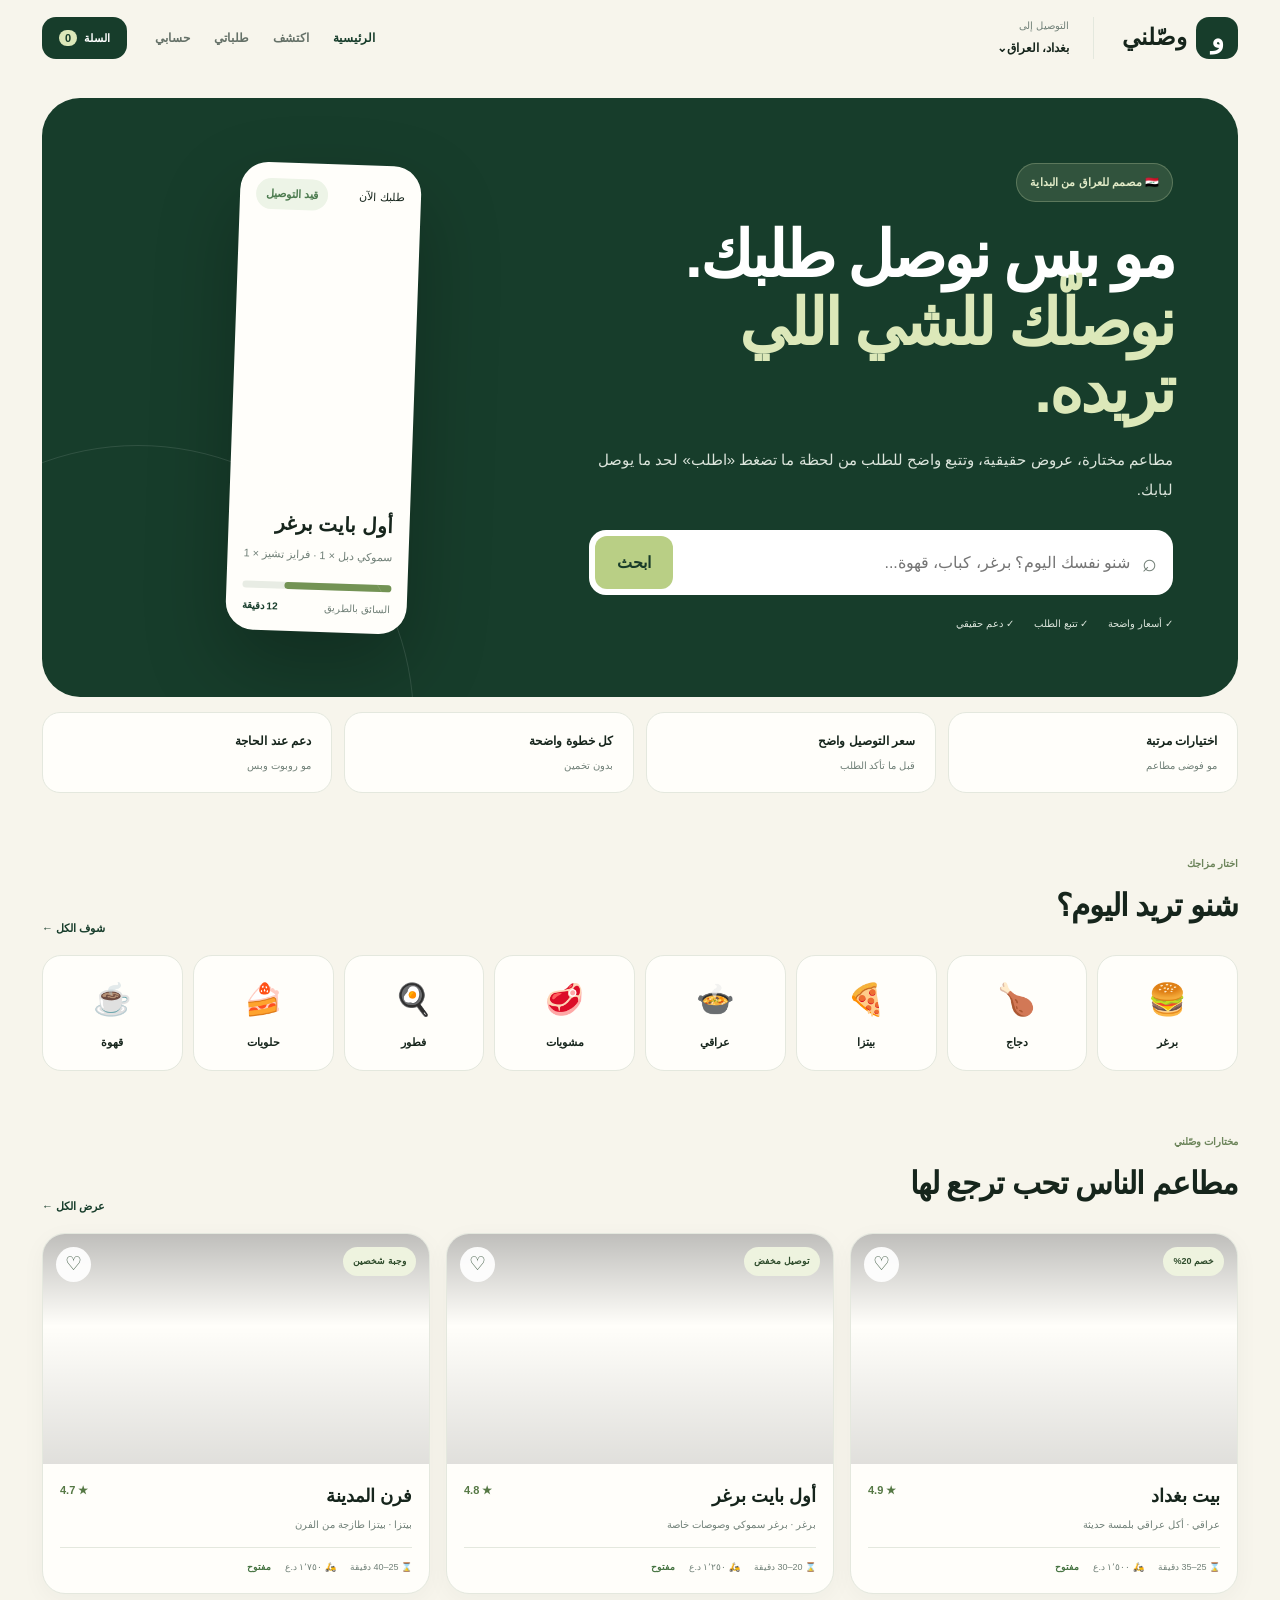
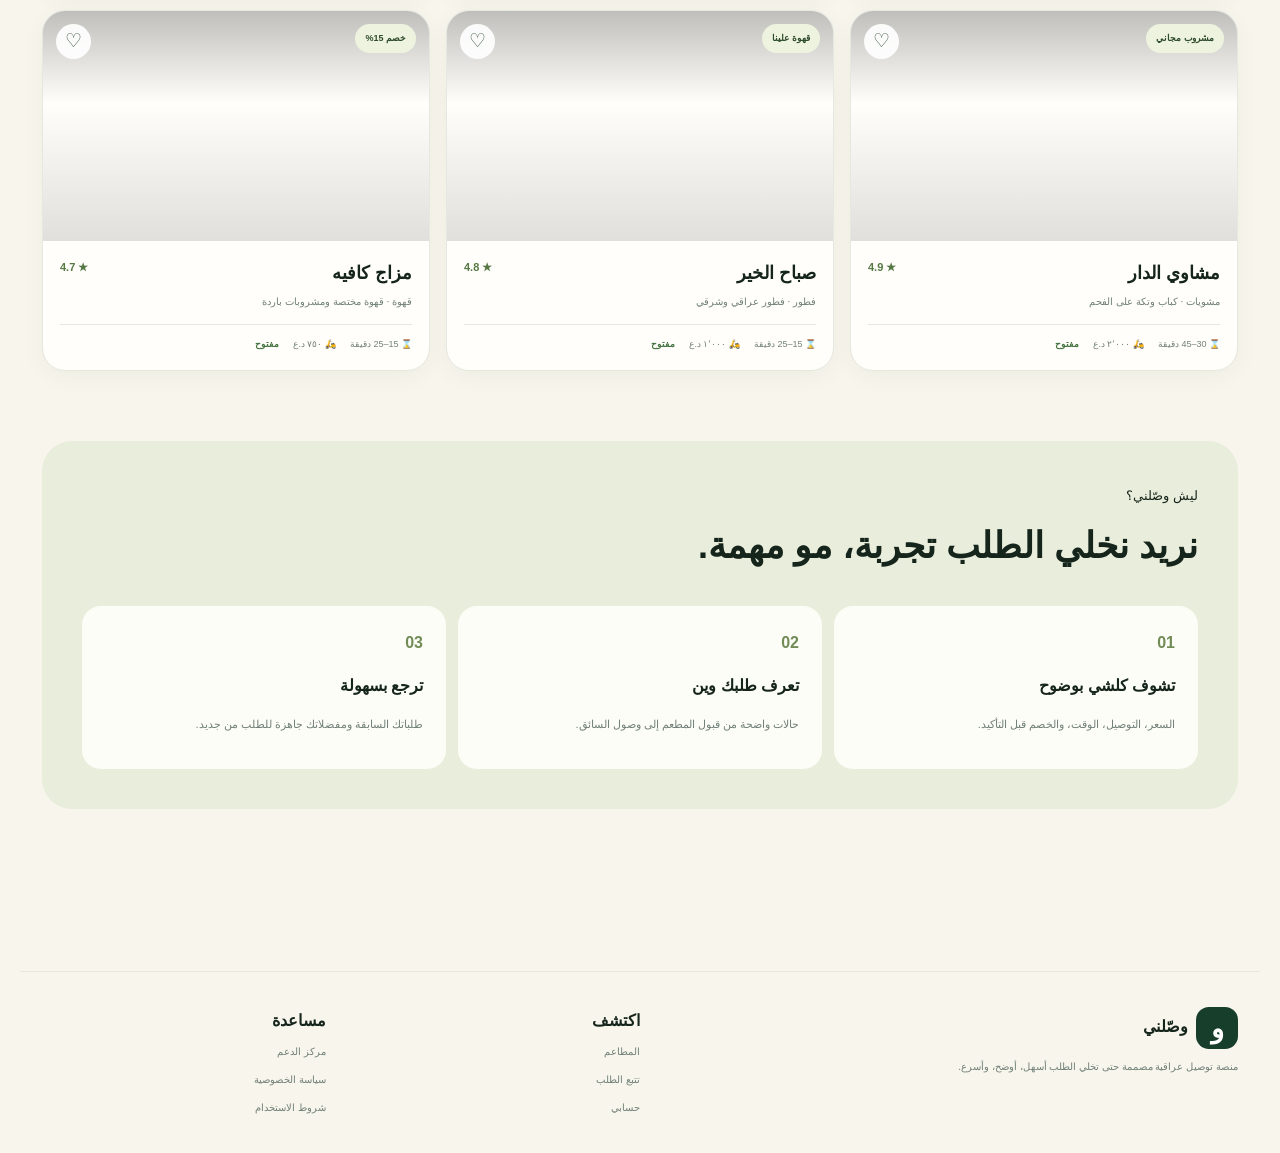
<file: index.html>
<!doctype html><html lang="ar" dir="rtl"><head><meta charset="utf-8"><meta name="viewport" content="width=device-width,initial-scale=1"><meta name="theme-color" content="#183b2a"><title>وصّلني — طلبك على مزاجك</title><link rel="stylesheet" href="../style.css"><link rel="icon" href="../icon.svg"></head><body data-page="home"><div id="app"></div><script src="../app.js"></script></body></html>
</file>
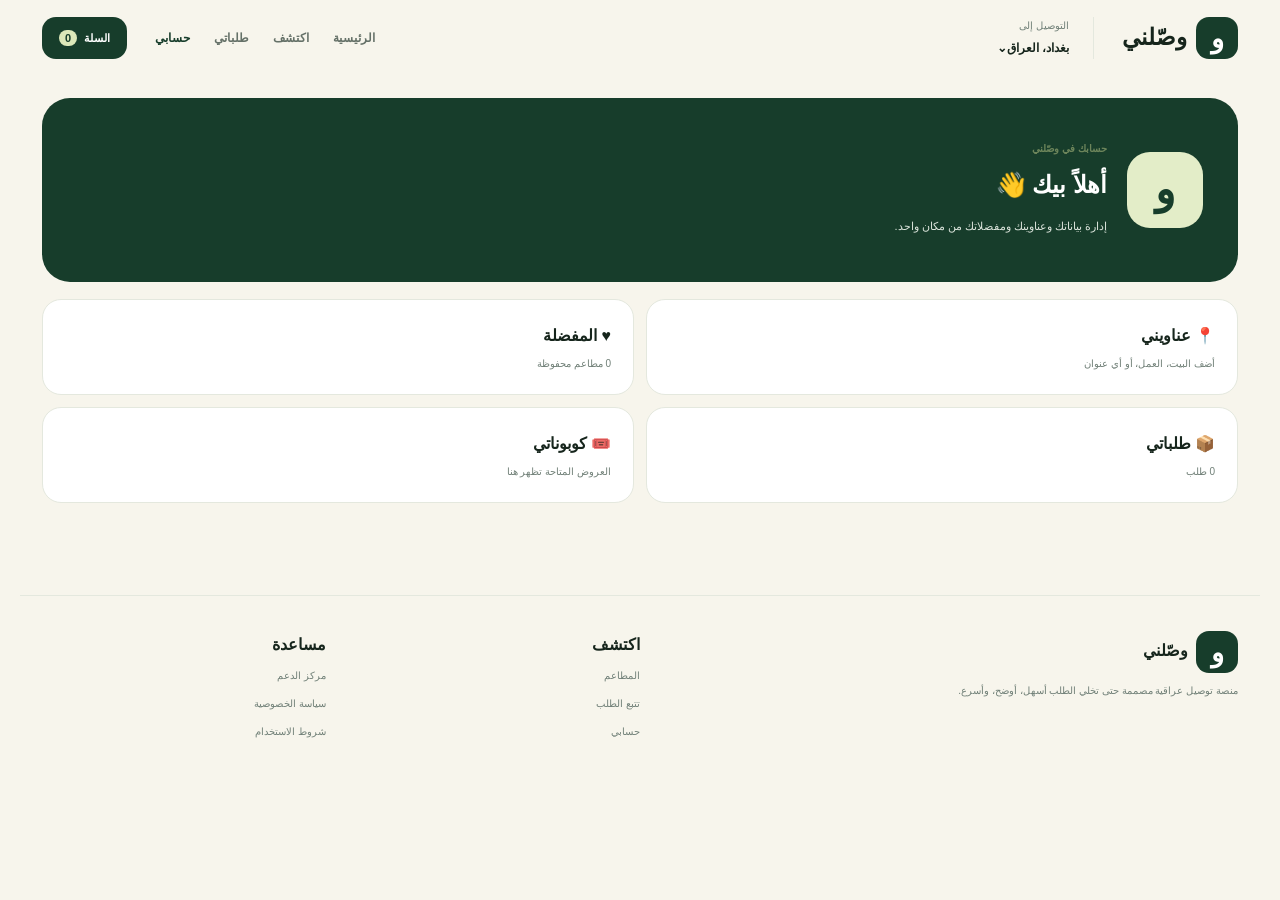
<file: account.html>
<!doctype html><html lang="ar" dir="rtl"><head><meta charset="utf-8"><meta name="viewport" content="width=device-width,initial-scale=1"><title>حسابي — وصّلني</title><link rel="stylesheet" href="../style.css"></head><body data-page="account"><div id="app"></div><script src="../app.js"></script></body></html>
</file>
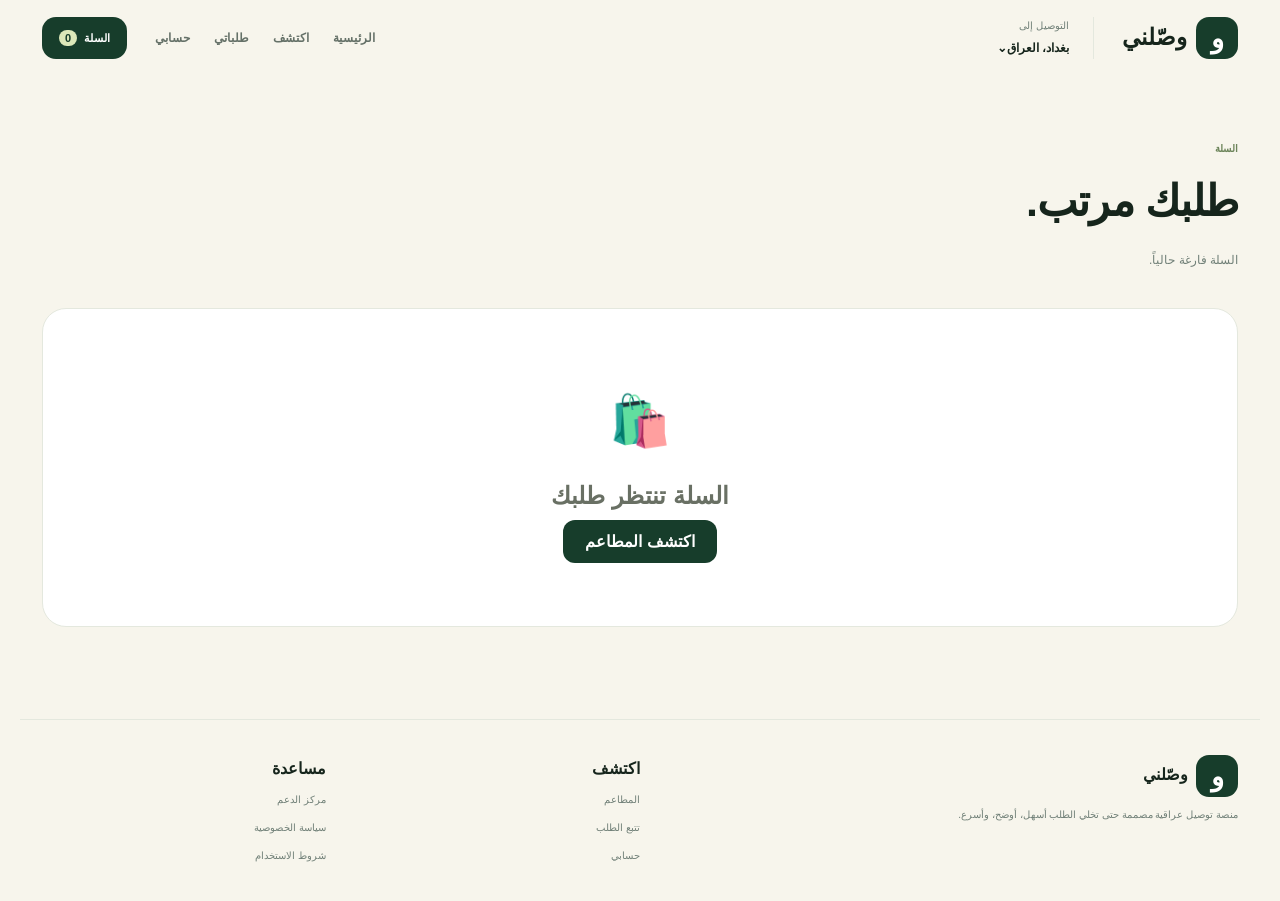
<file: cart.html>
<!doctype html><html lang="ar" dir="rtl"><head><meta charset="utf-8"><meta name="viewport" content="width=device-width,initial-scale=1"><title>السلة — وصّلني</title><link rel="stylesheet" href="../style.css"></head><body data-page="cart"><div id="app"></div><script src="../app.js"></script></body></html>
</file>
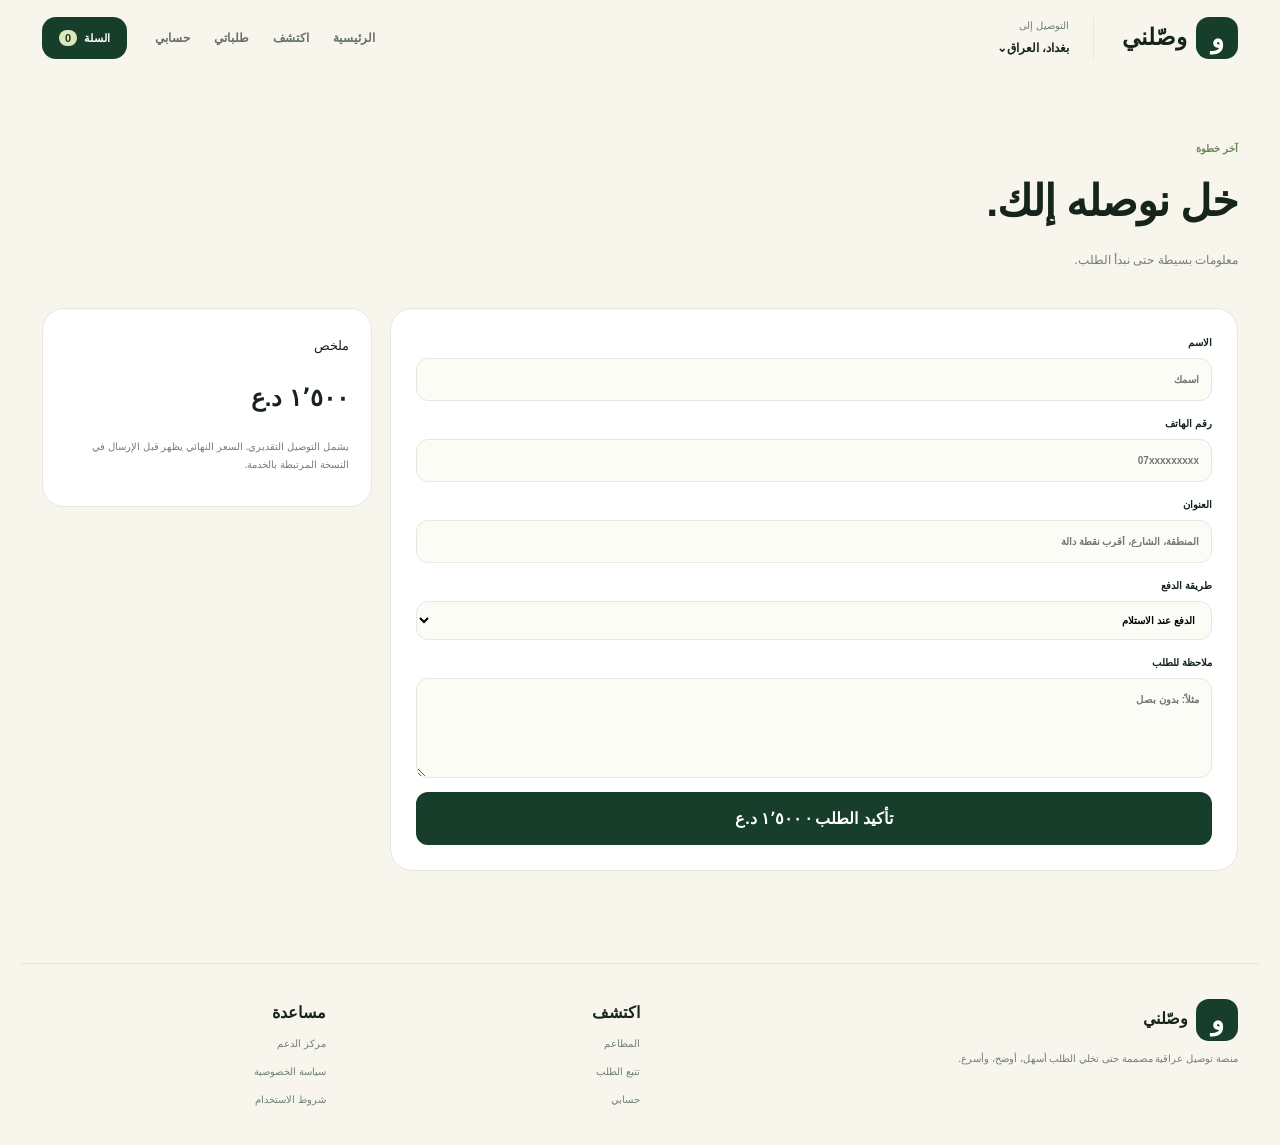
<file: checkout.html>
<!doctype html><html lang="ar" dir="rtl"><head><meta charset="utf-8"><meta name="viewport" content="width=device-width,initial-scale=1"><title>إتمام الطلب — وصّلني</title><link rel="stylesheet" href="../style.css"></head><body data-page="checkout"><div id="app"></div><script src="../app.js"></script></body></html>
</file>
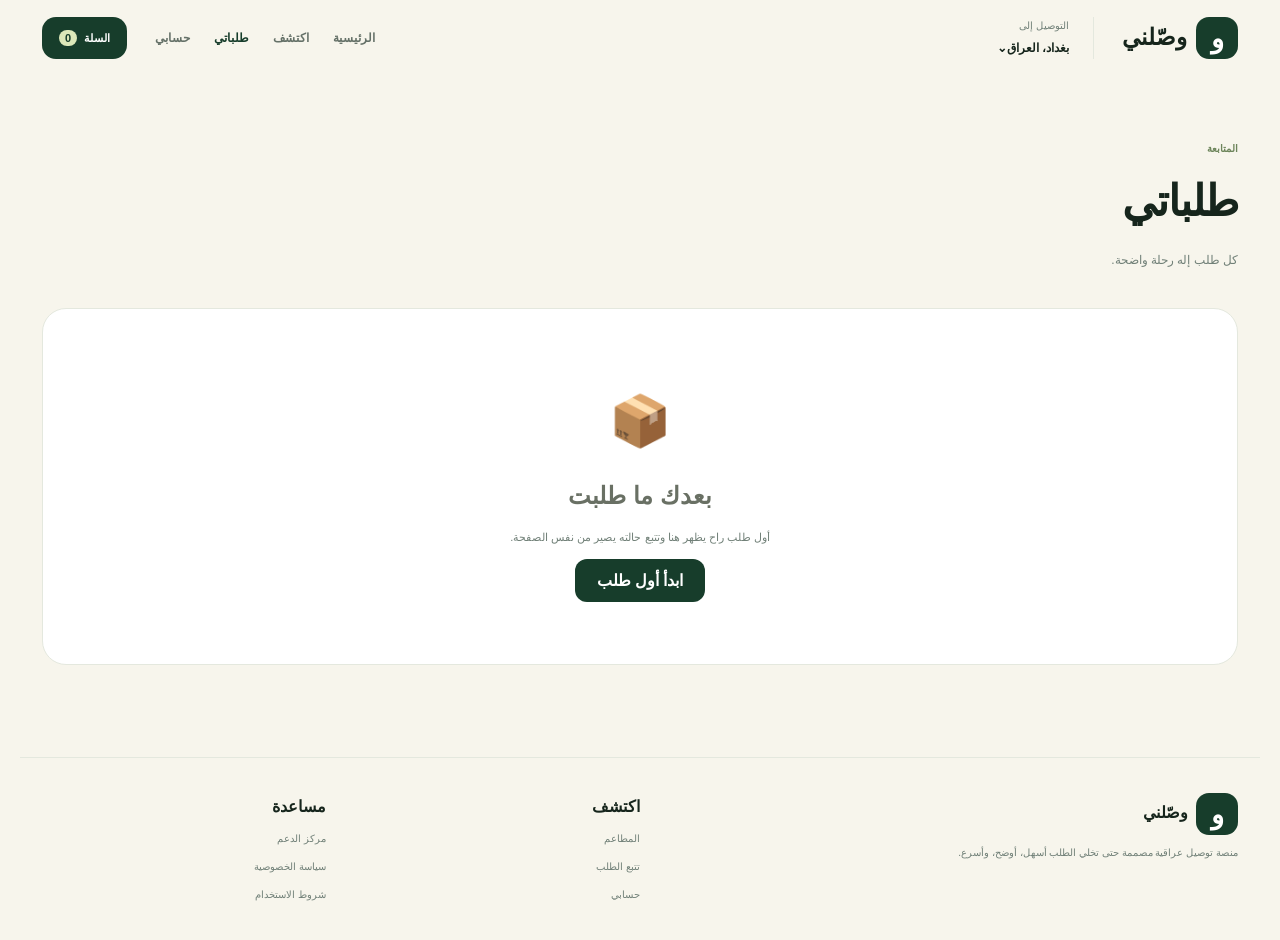
<file: orders.html>
<!doctype html><html lang="ar" dir="rtl"><head><meta charset="utf-8"><meta name="viewport" content="width=device-width,initial-scale=1"><title>طلباتي — وصّلني</title><link rel="stylesheet" href="../style.css"></head><body data-page="orders"><div id="app"></div><script src="../app.js"></script></body></html>
</file>
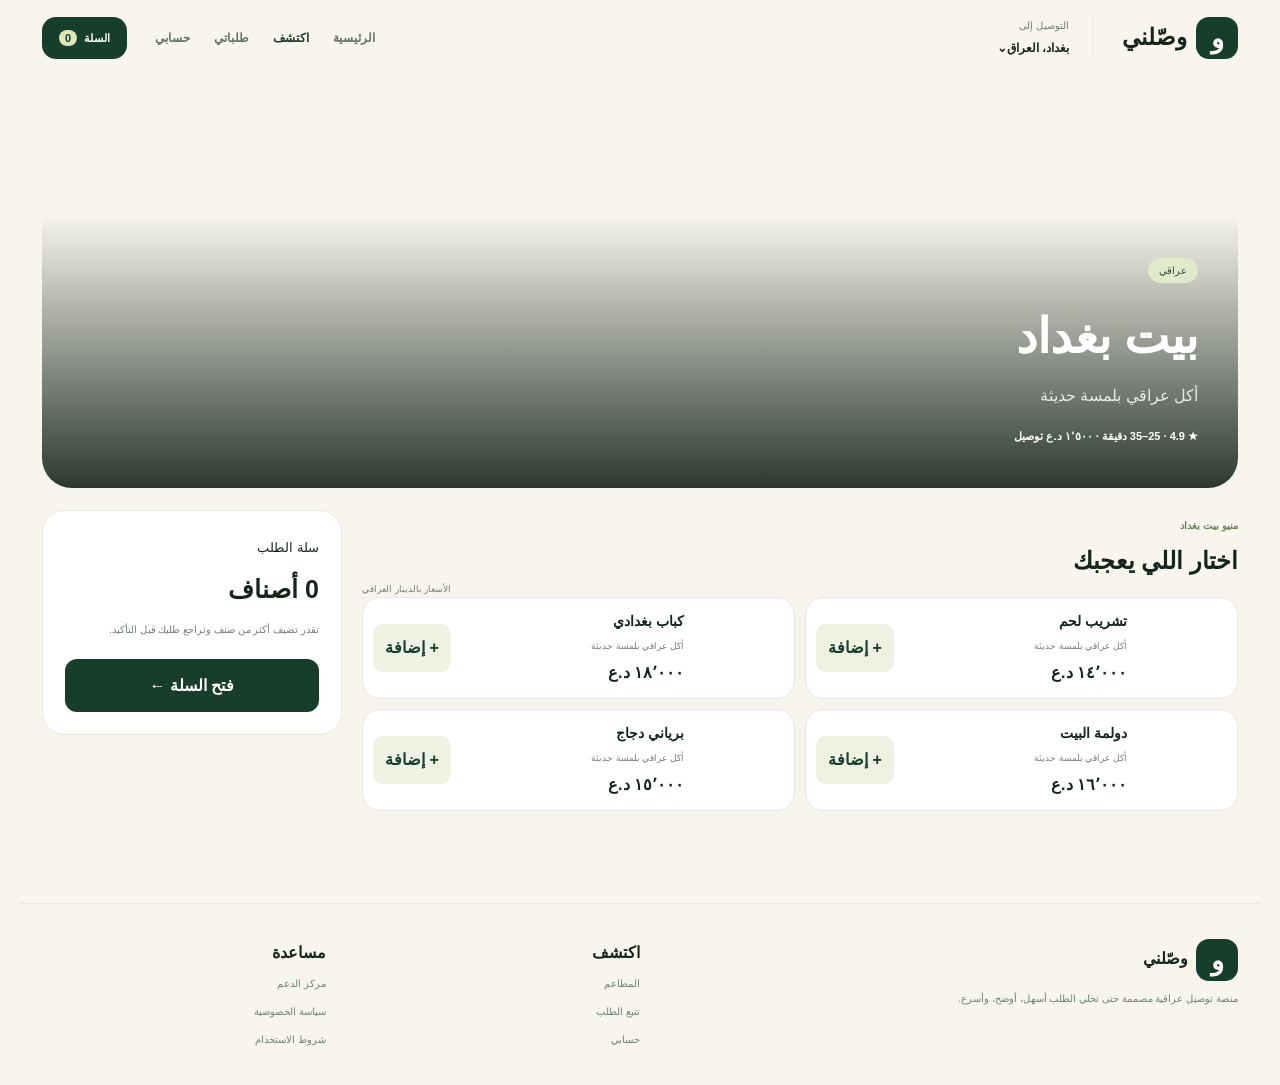
<file: restaurant.html>
<!doctype html><html lang="ar" dir="rtl"><head><meta charset="utf-8"><meta name="viewport" content="width=device-width,initial-scale=1"><title>المطعم — وصّلني</title><link rel="stylesheet" href="../style.css"></head><body data-page="restaurant"><div id="app"></div><script src="../app.js"></script></body></html>
</file>
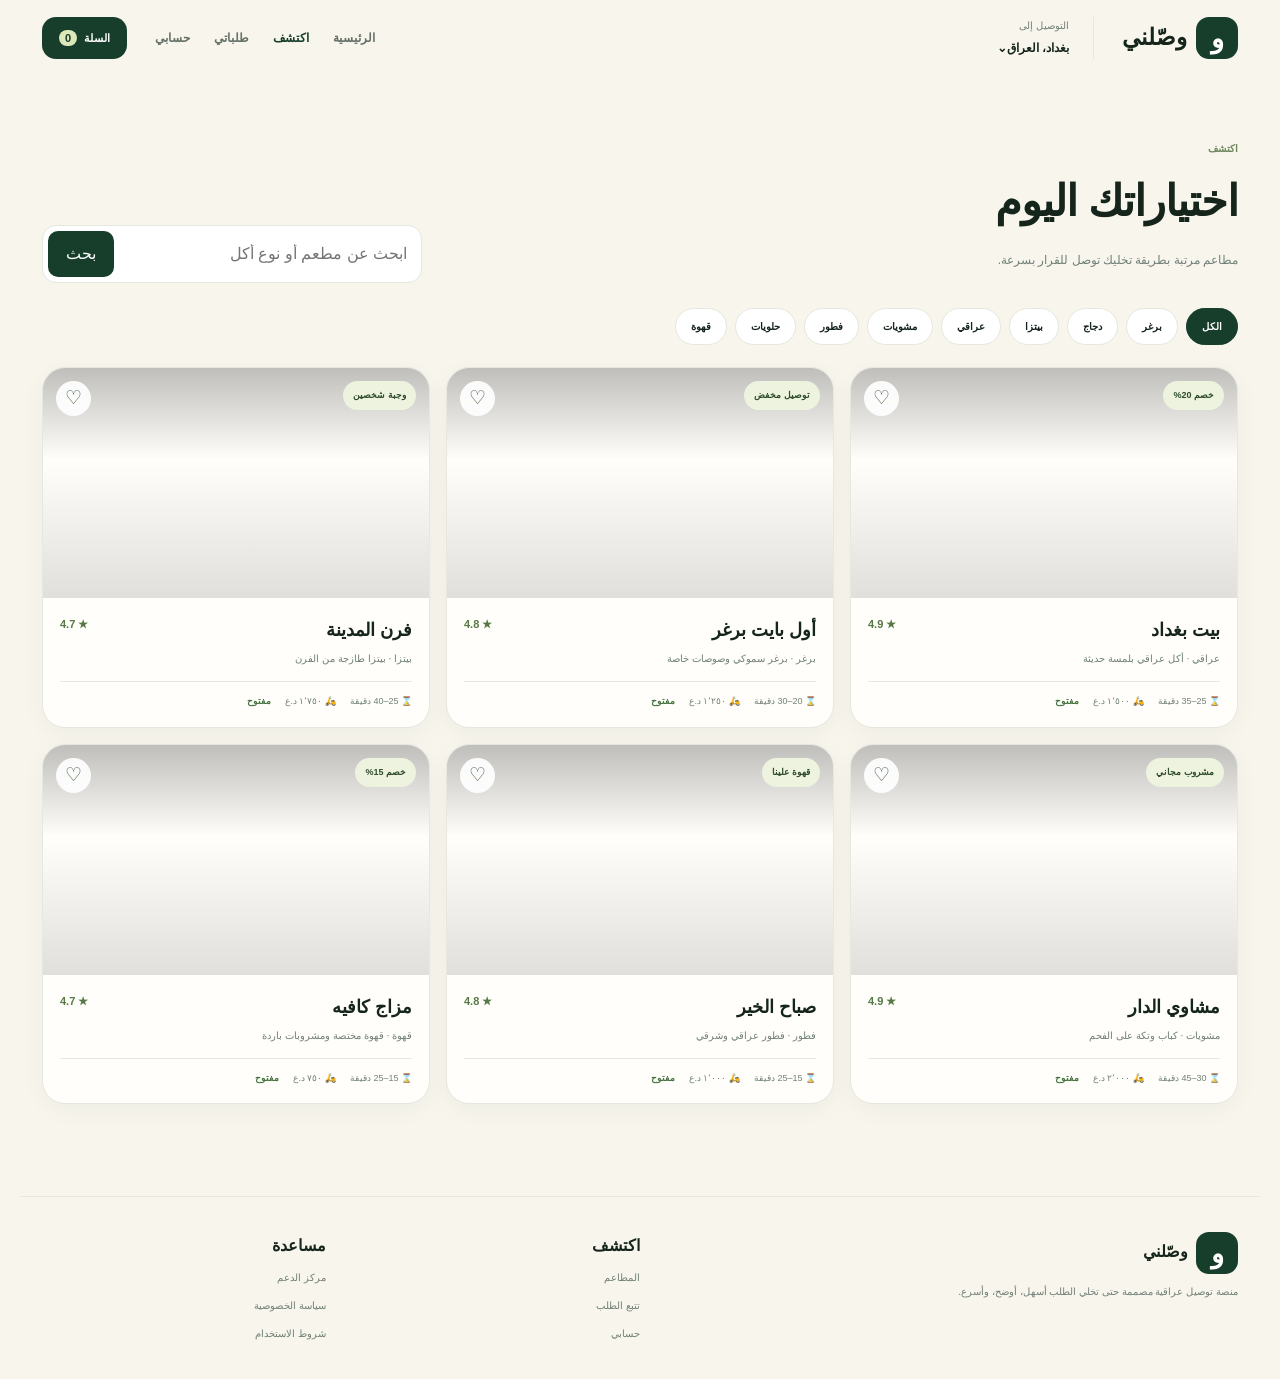
<file: restaurants.html>
<!doctype html><html lang="ar" dir="rtl"><head><meta charset="utf-8"><meta name="viewport" content="width=device-width,initial-scale=1"><title>اكتشف المطاعم — وصّلني</title><link rel="stylesheet" href="../style.css"></head><body data-page="restaurants"><div id="app"></div><script src="../app.js"></script></body></html>
</file>
<file: style.css>
@import url('https://fonts.googleapis.com/css2?family=Cairo:wght@400;500;600;700;800;900&display=swap');
:root{--bg:#fbf7f2;--surface:#fff;--surface2:#f4eee8;--ink:#171525;--muted:#6f6a78;--line:#e9e0d8;--brand:#24204b;--brand2:#3a3474;--accent:#ff6b4a;--accent2:#ff9a62;--gold:#d89422;--success:#1d8a67;--danger:#d64545;--shadow:0 16px 45px rgba(36,32,75,.09);--shadow-lg:0 28px 80px rgba(36,32,75,.16);--r:24px}*{box-sizing:border-box}html{scroll-behavior:smooth}body{margin:0;background:var(--bg);color:var(--ink);font-family:Cairo,Tahoma,Arial,sans-serif;line-height:1.7}a{text-decoration:none;color:inherit}button,input,textarea,select{font:inherit}button{cursor:pointer}.shell{min-height:100vh}.nav{position:sticky;top:0;z-index:80;display:flex;align-items:center;gap:18px;padding:12px max(16px,calc((100vw - 1320px)/2));background:rgba(251,247,242,.9);backdrop-filter:blur(20px);border-bottom:1px solid rgba(36,32,75,.07)}.logo{display:flex;align-items:center;gap:10px;white-space:nowrap}.logo-mark{width:44px;height:44px;border-radius:15px;background:linear-gradient(145deg,var(--brand),#514b91);display:grid;place-items:center;color:#fff;font-weight:900;box-shadow:0 10px 24px rgba(36,32,75,.2)}.logo span{font-size:23px;font-weight:900;letter-spacing:-1px}.location-pill{display:flex;align-items:center;gap:8px;padding:7px 11px;background:#fff;border:1px solid var(--line);border-radius:15px;min-width:180px}.location-dot{width:29px;height:29px;border-radius:10px;background:#fff0eb;color:var(--accent);display:grid;place-items:center}.location-pill small{display:block;font-size:9px;color:var(--muted);line-height:1}.location-pill b{font-size:12px}.navlinks{display:flex;align-items:center;gap:3px;flex:1;justify-content:center}.navlinks a{padding:9px 12px;border-radius:12px;color:var(--muted);font-size:13px;font-weight:800}.navlinks a:hover,.navlinks a.active{color:var(--brand);background:#eeecf8}.nav-actions{display:flex;gap:7px}.iconbtn,.profile-mini{width:43px;height:43px;border:1px solid var(--line);background:#fff;color:var(--ink);border-radius:14px;display:grid;place-items:center;position:relative}.cart-icon i,.bottom-cart i{position:absolute;top:-4px;right:-4px;min-width:18px;height:18px;padding:0 4px;border-radius:999px;background:var(--accent);color:#fff;font-size:10px;display:grid;place-items:center;font-style:normal}.container{width:min(1320px,calc(100% - 30px));margin:auto;padding:28px 0 95px}.home-hero{position:relative;overflow:hidden;min-height:585px;border-radius:38px;background:linear-gradient(125deg,#211d46 0%,#302b60 54%,#ff6b4a 155%);color:#fff;display:grid;grid-template-columns:1.05fr .95fr;gap:25px;padding:62px 62px;box-shadow:var(--shadow-lg)}.home-hero:before{content:"";position:absolute;inset:0;background:radial-gradient(circle at 75% 25%,rgba(255,154,98,.28),transparent 32%),radial-gradient(circle at 5% 90%,rgba(255,255,255,.07),transparent 25%)}.hero-copy{position:relative;z-index:2;align-self:center}.hero-badge,.section-kicker,.eyebrow{display:inline-flex;align-items:center;gap:7px;font-size:12px;font-weight:900;letter-spacing:.1px}.hero-badge{padding:8px 12px;border:1px solid rgba(255,255,255,.18);background:rgba(255,255,255,.1);border-radius:999px}.home-hero h1{font-size:clamp(43px,6vw,78px);line-height:1.08;letter-spacing:-3.5px;margin:20px 0 15px}.home-hero h1 em{font-style:normal;color:#ffb18f}.home-hero p{max-width:660px;color:rgba(255,255,255,.8);font-size:17px;margin:0;line-height:2}.home-search{display:flex;gap:9px;max-width:690px;margin-top:27px;padding:7px;background:#fff;border-radius:18px;box-shadow:0 16px 40px rgba(0,0,0,.16)}.home-search span{color:#918b98;font-size:22px;padding:0 7px}.home-search input{border:0;outline:0;min-width:0;flex:1;color:var(--ink);background:#fff}.home-search button{border:0;border-radius:13px;padding:12px 17px;background:var(--accent);color:#fff;font-weight:900}.hero-points{display:flex;gap:17px;flex-wrap:wrap;margin-top:22px;color:rgba(255,255,255,.83);font-size:12px}.hero-points b{color:#fff}.hero-scene{position:relative;min-height:440px}.scene-orbit{position:absolute;border-radius:50%;border:1px solid rgba(255,255,255,.14)}.orbit1{width:390px;height:390px;right:20px;top:25px}.orbit2{width:290px;height:290px;right:70px;top:75px;border-style:dashed}.delivery-card{position:absolute;right:75px;top:82px;width:300px;height:345px;border-radius:34px;background:linear-gradient(145deg,#fff8f4,#fff);box-shadow:0 35px 80px rgba(0,0,0,.28);color:var(--ink);padding:20px;transform:rotate(4deg)}.bag-top{display:flex;justify-content:space-between;font-weight:900;color:var(--brand)}.bag-top:after{content:'● ● ●';letter-spacing:4px;color:#ddd}.bag-art{height:225px;border-radius:27px;margin-top:15px;background:radial-gradient(circle at 30% 25%,#ffd6c5 0 12%,transparent 13%),linear-gradient(135deg,#ff8d68,#ff5e48);display:grid;place-items:center;font-size:105px;box-shadow:inset 0 0 0 7px rgba(255,255,255,.25)}.bag-bottom{margin-top:13px;display:flex;justify-content:space-between;align-items:end}.bag-bottom small{display:block;color:var(--muted)}.bag-bottom b{font-size:16px}.scene-chip{position:absolute;background:rgba(255,255,255,.96);color:var(--ink);padding:11px 14px;border-radius:17px;box-shadow:0 18px 45px rgba(0,0,0,.18);font-size:12px}.scene-chip small{display:block;color:var(--muted);font-size:10px}.chip-rating{top:40px;left:0}.chip-live{bottom:50px;right:0;display:flex;align-items:center;gap:9px}.chip-live i{width:9px;height:9px;background:#27b77e;border-radius:50%;box-shadow:0 0 0 6px #27b77e20}.quick-strip{display:grid;grid-template-columns:repeat(3,1fr);gap:13px;margin-top:16px}.quick-strip a{background:#fff;border:1px solid var(--line);border-radius:20px;padding:15px;display:flex;align-items:center;gap:12px;box-shadow:0 6px 20px rgba(36,32,75,.04)}.quick-strip a>span{width:45px;height:45px;border-radius:14px;background:#fff0eb;display:grid;place-items:center;font-size:22px}.quick-strip small{display:block;color:var(--muted);font-size:10px}.quick-strip strong{margin-right:auto;color:var(--accent)}.section{margin-top:48px}.sectionhead{display:flex;justify-content:space-between;align-items:end;gap:15px;margin-bottom:19px}.sectionhead h1,.sectionhead h2{margin:5px 0 0;letter-spacing:-1.5px}.sectionhead h1{font-size:35px}.sectionhead h2{font-size:29px}.section-kicker{color:var(--accent);font-size:11px}.section-link{font-weight:900;color:var(--brand);font-size:13px}.muted{color:var(--muted)}.category-grid{display:grid;grid-template-columns:repeat(10,1fr);gap:10px}.category-card{border:1px solid var(--line);background:#fff;border-radius:20px;min-height:125px;padding:14px 8px;display:flex;flex-direction:column;align-items:center;justify-content:center;gap:4px;box-shadow:0 5px 16px rgba(36,32,75,.04);transition:.2s}.category-card:hover{transform:translateY(-4px);box-shadow:var(--shadow);border-color:#d8d0f2}.category-card span{font-size:32px}.category-card b{font-size:12px}.category-card small{font-size:9px;color:var(--muted)}.grid{display:grid;grid-template-columns:repeat(4,minmax(0,1fr));gap:17px}.grid3{display:grid;grid-template-columns:repeat(3,minmax(0,1fr));gap:17px}.featured-grid{display:grid;grid-template-columns:repeat(4,minmax(0,1fr));gap:17px}.card{background:var(--surface);border:1px solid var(--line);border-radius:var(--r);box-shadow:0 8px 26px rgba(36,32,75,.05)}.restaurant{overflow:hidden;transition:.22s;position:relative}.restaurant:hover{transform:translateY(-5px);box-shadow:var(--shadow)}.cover{height:192px;position:relative;display:grid;place-items:center;overflow:hidden;background:linear-gradient(135deg,#f8ddd2,#eeeaf8)}.cover span{font-size:76px;filter:drop-shadow(0 14px 12px rgba(0,0,0,.13));position:relative;z-index:2}.cover:after{content:"";position:absolute;inset:0;background:radial-gradient(circle at 80% 20%,rgba(255,255,255,.8),transparent 30%),linear-gradient(180deg,transparent 40%,rgba(36,32,75,.15))}.cover-top,.cover-bottom{position:absolute;z-index:3;left:12px;right:12px;display:flex;justify-content:space-between;align-items:center}.cover-top{top:12px}.cover-top small{padding:6px 9px;border-radius:999px;background:rgba(255,255,255,.88);font-size:9px;font-weight:900}.cover-bottom{bottom:12px}.promo-tag{padding:6px 9px;background:var(--accent);color:#fff;border-radius:9px;font-size:9px;font-weight:900}.heart{width:38px;height:38px;border:1px solid rgba(255,255,255,.75);background:rgba(255,255,255,.9);border-radius:12px;color:var(--brand)}.restaurant .body{padding:16px}.row{display:flex;align-items:flex-start;justify-content:space-between;gap:10px}.restaurant h3{margin:0;font-size:18px}.meta{display:flex;gap:8px;flex-wrap:wrap;color:#7a7480;font-size:11px}.rating-pill{background:#fff5dd;color:#a86e08;padding:5px 8px;border-radius:10px;font-size:11px;white-space:nowrap}.restaurant-desc{font-size:12px;color:var(--muted);margin:8px 0}.restaurant-foot{display:flex;justify-content:space-between;color:#6f6a78;font-size:10px;border-top:1px solid #f0eae5;padding-top:10px}.promo-banner{border-radius:30px;background:linear-gradient(135deg,#24204b,#3e3978);color:#fff;padding:32px 35px;display:flex;justify-content:space-between;align-items:center;overflow:hidden;position:relative}.promo-banner h2{font-size:32px;margin:5px 0}.promo-banner p{color:#dcd9ea;max-width:680px}.promo-btn{display:inline-flex;background:var(--accent);color:#fff;padding:11px 15px;border-radius:13px;font-weight:900}.promo-orbit{width:150px;height:150px;border-radius:50%;background:rgba(255,255,255,.08);border:1px solid rgba(255,255,255,.12);display:grid;place-items:center;text-align:center;font-size:42px;flex:none}.promo-orbit small{font-size:10px;color:#fff}.experience-grid{display:grid;grid-template-columns:repeat(3,1fr);gap:14px}.experience-card{background:#fff;border:1px solid var(--line);border-radius:22px;padding:22px}.experience-card span{font-size:11px;color:var(--accent);font-weight:900}.experience-card b{display:block;font-size:22px;margin:10px 0 4px}.experience-card p{margin:0;color:var(--muted);font-size:12px}.toolbar{display:grid;grid-template-columns:1fr 200px;gap:10px;margin-bottom:17px}.input{width:100%;border:1px solid var(--line);background:#fff;color:var(--ink);border-radius:15px;padding:13px 15px;outline:0}.input:focus{border-color:#aaa1df;box-shadow:0 0 0 4px #3a347415}.btn{border:0;border-radius:14px;padding:12px 17px;background:linear-gradient(135deg,var(--accent),var(--accent2));color:#fff;font-weight:900;box-shadow:0 10px 22px rgba(255,107,74,.18)}.btn:hover{filter:brightness(1.03);transform:translateY(-1px)}.btn.secondary{background:#fff;color:var(--brand);border:1px solid var(--line);box-shadow:none}.btn.danger{background:#fff0ef;color:var(--danger);border:1px solid #ffd0cd;box-shadow:none}.btn.full{width:100%}.restaurant-head{position:relative;overflow:hidden;padding:28px;display:flex;align-items:center;gap:20px;background:linear-gradient(135deg,#fff,#f3effb)}.logo-big{width:108px;height:108px;border-radius:30px;background:linear-gradient(135deg,var(--brand),#6d66a9);display:grid;place-items:center;font-size:54px;flex:none;box-shadow:0 18px 35px rgba(36,32,75,.18)}.restaurant-tabs{position:sticky;top:72px;z-index:25;margin-top:15px;padding:8px;background:rgba(255,255,255,.92);backdrop-filter:blur(18px);border:1px solid var(--line);border-radius:16px;display:flex;gap:5px;overflow:auto}.restaurant-tabs a{padding:9px 14px;border-radius:11px;color:var(--muted);font-weight:850;white-space:nowrap}.restaurant-tabs a.active,.restaurant-tabs a:hover{background:#eeecf8;color:var(--brand)}.menu-layout{display:grid;grid-template-columns:1fr 330px;gap:18px}.menu-category{margin:25px 0 12px}.menu-category h2{margin:0;font-size:22px}.menu-list{display:grid;grid-template-columns:1fr 1fr;gap:13px}.menu-card{display:grid;grid-template-columns:112px 1fr;gap:13px;padding:11px;align-items:center}.food{height:112px;border-radius:17px;background:linear-gradient(135deg,#f8ddd2,#ece9f7);display:grid;place-items:center;font-size:50px}.menu-card h3{margin:0 0 4px;font-size:16px}.menu-card p{margin:0;color:#7a7480;font-size:12px}.menu-card .add{display:flex;align-items:center;justify-content:space-between;gap:10px;margin-top:8px}.menu-side{position:sticky;top:125px;height:max-content}.mini-summary{padding:18px}.list{overflow:hidden}.listrow{padding:15px;border-bottom:1px solid #f0eae5;display:flex;align-items:center;justify-content:space-between;gap:12px}.status{padding:6px 9px;border-radius:999px;background:#f2f1f5;color:#676273;font-size:10px;font-weight:900}.status.success{color:#087443;background:#e8f7ef}.status.warn{color:#9b6a00;background:#fff5d9}.status.danger{color:#b42318;background:#fff0ef}.stats{display:grid;grid-template-columns:repeat(4,1fr);gap:13px}.stat{padding:18px}.stat strong{display:block;font-size:27px;margin-top:4px}.two{display:grid;grid-template-columns:1.15fr .85fr;gap:17px}.panel{padding:20px}.map{position:relative;overflow:hidden;min-height:430px}.map iframe{width:100%;height:430px;border:0;display:block}.map-overlay{position:absolute;right:15px;top:15px;background:#fff;padding:12px 14px;border-radius:14px;box-shadow:var(--shadow);font-size:12px}.auth-page{display:grid;grid-template-columns:1fr 430px;gap:22px;align-items:stretch;min-height:620px}.auth-art{border-radius:35px;padding:55px;background:linear-gradient(135deg,#24204b,#504a8f);color:#fff;position:relative;overflow:hidden}.auth-art:after{content:"";position:absolute;width:430px;height:430px;border-radius:50%;background:rgba(255,107,74,.22);left:-150px;bottom:-180px}.auth-art h1{font-size:55px;line-height:1.1;letter-spacing:-2px}.auth-art p{max-width:580px;color:#dedced}.auth-orb{width:240px;height:240px;border-radius:50%;background:linear-gradient(135deg,#ff8a65,#ff5e48);display:grid;place-items:center;font-size:100px;box-shadow:0 30px 70px rgba(0,0,0,.25);margin-top:30px}.auth{padding:35px}.auth-logo{display:grid;place-items:center}.auth-sub{text-align:center;color:var(--muted)}.label{font-size:12px;font-weight:800;display:block;margin:16px 0 7px}.divider{display:flex;align-items:center;gap:10px;color:#aaa3ae;margin:18px 0}.divider:before,.divider:after{content:"";height:1px;background:var(--line);flex:1}.chat{min-height:370px;max-height:500px;overflow:auto;padding:15px;background:#faf7f4;border-radius:18px}.bubble{width:max-content;max-width:80%;padding:10px 13px;border-radius:15px;background:#fff;border:1px solid var(--line);margin-bottom:10px}.bubble.mine{margin-right:auto;background:#eeecf8;border-color:#ddd8f0}.bubble small{display:block;color:#9a94a0;font-size:9px;margin-top:4px}.chatbar{display:flex;gap:8px;margin-top:10px}.empty{text-align:center;color:var(--muted);padding:35px}.checkout-grid{display:grid;grid-template-columns:1fr 370px;gap:18px}.pay-options{display:grid;grid-template-columns:repeat(3,1fr);gap:9px}.pay{border:1px solid var(--line);background:#fff;border-radius:15px;padding:14px;text-align:right}.pay.active{border-color:#c7c0e8;background:#f4f2fb}.bottom-nav{display:none}.toast{position:fixed;z-index:200;bottom:25px;left:50%;transform:translateX(-50%);background:#24204b;color:#fff;padding:11px 16px;border-radius:13px;box-shadow:var(--shadow-lg);font-size:12px}.footer{padding:25px 0 90px}.footer-brand{display:flex;align-items:center;gap:10px;font-size:20px}.footer-brand .logo-mark{width:35px;height:35px}.cover-a{background:linear-gradient(135deg,#f3d9c8,#efe9f8)}.cover-b{background:linear-gradient(135deg,#ffd3c6,#f0e4d6)}.cover-c{background:linear-gradient(135deg,#e9e1f9,#f7d7cd)}.cover-d{background:linear-gradient(135deg,#ffe1b5,#f4e9d6)}.cover-e{background:linear-gradient(135deg,#f8dfb8,#eee5d7)}.cover-f{background:linear-gradient(135deg,#e9d2c8,#e9e2f2)}.cover-g{background:linear-gradient(135deg,#ffd6df,#f4e2d1)}.cover-h{background:linear-gradient(135deg,#d9d5eb,#f3ded4)}.cover-i{background:linear-gradient(135deg,#d9eadf,#f5dfd4)}.cover-j{background:linear-gradient(135deg,#dce8dc,#f0e8d7)}.cover-k{background:linear-gradient(135deg,#ead5ca,#e8e2f0)}.cover-l{background:linear-gradient(135deg,#ffd8c9,#e6e0f2)}
@media(max-width:1100px){.category-grid{grid-template-columns:repeat(5,1fr)}.featured-grid,.grid{grid-template-columns:repeat(2,1fr)}.home-hero{grid-template-columns:1fr}.hero-scene{min-height:340px}.delivery-card{right:50%;transform:translateX(50%) rotate(3deg);top:20px}.chip-rating{left:12%}.chip-live{right:12%}.menu-layout,.checkout-grid,.auth-page{grid-template-columns:1fr}.menu-side{position:static}.menu-list{grid-template-columns:1fr}.auth-art{min-height:430px}.stats{grid-template-columns:repeat(2,1fr)}}
@media(max-width:760px){.nav{padding:9px 12px;gap:8px}.navlinks,.location-pill{display:none}.logo span{font-size:20px}.nav-actions{margin-right:auto}.iconbtn,.profile-mini{width:40px;height:40px}.container{width:min(100% - 20px,650px);padding-top:14px}.home-hero{min-height:720px;border-radius:28px;padding:28px 22px;display:block}.home-hero h1{font-size:44px;letter-spacing:-2px}.home-hero p{font-size:14px;line-height:1.9}.home-search{margin-top:20px;display:grid;grid-template-columns:1fr}.home-search span{display:none}.home-search button{width:100%}.hero-points{gap:10px}.hero-scene{height:330px;min-height:330px}.delivery-card{width:245px;height:285px;top:20px}.bag-art{height:175px;font-size:78px}.scene-chip{font-size:10px}.chip-rating{top:0;left:0}.chip-live{bottom:0;right:0}.quick-strip{grid-template-columns:1fr}.category-grid{grid-template-columns:repeat(5,1fr);gap:7px}.category-card{min-height:105px;padding:8px 3px}.category-card span{font-size:25px}.category-card b{font-size:10px}.category-card small{display:none}.featured-grid,.grid,.grid3{grid-template-columns:1fr}.section{margin-top:35px}.sectionhead h2{font-size:25px}.promo-banner{padding:24px;display:block}.promo-orbit{display:none}.experience-grid{grid-template-columns:1fr}.restaurant-head{padding:20px;align-items:flex-start}.logo-big{width:78px;height:78px;font-size:38px;border-radius:22px}.restaurant-tabs{top:59px}.menu-card{grid-template-columns:88px 1fr}.food{height:88px;font-size:40px}.toolbar{grid-template-columns:1fr}.two{grid-template-columns:1fr}.stats{grid-template-columns:1fr 1fr}.auth-art{padding:30px}.auth-art h1{font-size:39px}.auth{padding:24px}.pay-options{grid-template-columns:1fr}.bottom-nav{position:fixed;display:grid;grid-template-columns:repeat(5,1fr);bottom:0;left:0;right:0;z-index:100;background:rgba(255,255,255,.96);backdrop-filter:blur(18px);border-top:1px solid var(--line);padding:7px 7px calc(7px + env(safe-area-inset-bottom));box-shadow:0 -10px 30px rgba(36,32,75,.08)}.bottom-nav a{position:relative;text-align:center;color:#8a8490;font-size:9px;font-weight:800}.bottom-nav b{display:block;font-size:18px;line-height:1.3}.bottom-nav a:hover,.bottom-nav a.active{color:var(--brand)}.footer{padding-bottom:100px}.map,.map iframe{min-height:340px;height:340px}}

/* ================= V10 IRAQ OLIVE SYSTEM ================= */
:root{--bg:#f5f3e9;--surface:#fffef9;--surface2:#ebe9da;--ink:#1f271d;--muted:#697064;--line:#dfe2d2;--brand:#34472b;--brand2:#536b42;--accent:#788f55;--accent2:#9cad73;--gold:#b78a35;--success:#3d7b51;--danger:#b84d43;--shadow:0 18px 45px rgba(49,67,39,.09);--shadow-lg:0 30px 80px rgba(49,67,39,.15);--r:22px}
body{background:radial-gradient(circle at 10% 0%,#fbfaf3 0 22%,transparent 23%),var(--bg)}
.nav{background:rgba(245,243,233,.92);border-bottom-color:rgba(52,71,43,.12)}
.logo-mark{background:linear-gradient(145deg,#26381f,#6e854f);box-shadow:0 10px 24px rgba(52,71,43,.2);font-size:21px}
.logo span{color:var(--brand)}.navlinks a:hover,.navlinks a.active{color:var(--brand);background:#e7eadc}.location-dot{background:#e7eadc;color:var(--brand)}
.btn{background:linear-gradient(135deg,var(--brand),var(--brand2));box-shadow:0 10px 22px rgba(52,71,43,.18)}.btn.secondary{color:var(--brand);background:#fffef9}.input:focus{border-color:#91a477;box-shadow:0 0 0 4px rgba(120,143,85,.14)}
.section-kicker{color:var(--brand2)}.section-link{color:var(--brand)}
.restaurant:hover{box-shadow:var(--shadow)}.rating-pill{background:#eef1e5;color:#526c3d}.promo-tag{background:var(--brand)}
/* new home */
.v10-hero{position:relative;overflow:hidden;min-height:575px;border-radius:38px;background:linear-gradient(135deg,#26391f 0%,#425936 55%,#718454 100%);color:#fff;display:grid;grid-template-columns:1.05fr .95fr;gap:20px;padding:60px;box-shadow:var(--shadow-lg)}
.v10-hero:before{content:"";position:absolute;inset:0;background:radial-gradient(circle at 82% 18%,rgba(219,232,186,.2),transparent 30%),radial-gradient(circle at 10% 95%,rgba(255,255,255,.08),transparent 28%)}
.v10-hero-copy{position:relative;z-index:2;align-self:center}.brand-lockup{display:flex;align-items:center;font-size:30px;font-weight:900;letter-spacing:-1px;margin-bottom:14px}.brand-wa{display:inline-grid;place-items:center;width:58px;height:58px;border-radius:19px;background:#eef2df;color:#304728;font-size:37px;margin-left:9px;box-shadow:0 14px 35px rgba(0,0,0,.16);transform:skew(-4deg)}
.v10-badge{display:inline-flex;padding:8px 13px;border:1px solid rgba(255,255,255,.18);background:rgba(255,255,255,.1);border-radius:999px;font-size:11px;font-weight:900}.v10-hero h1{font-size:clamp(42px,5.5vw,72px);line-height:1.08;letter-spacing:-3px;margin:18px 0 14px}.v10-hero h1 em{font-style:normal;color:#dbe8ba}.v10-hero p{max-width:660px;color:rgba(255,255,255,.82);font-size:16px;line-height:2;margin:0}.v10-search{display:flex;gap:8px;max-width:680px;margin-top:25px;padding:7px;background:#fff;border-radius:17px;box-shadow:0 18px 45px rgba(0,0,0,.18)}.v10-search span{color:#788477;font-size:23px;padding:0 7px}.v10-search input{border:0;outline:0;flex:1;min-width:0;color:var(--ink)}.v10-search button{border:0;border-radius:12px;padding:12px 21px;background:var(--brand);color:#fff;font-weight:900}.v10-trust{display:flex;gap:16px;flex-wrap:wrap;margin-top:19px;font-size:11px;color:#e5ebd8}.v10-hero-art{position:relative;min-height:440px}.olive-orb{position:absolute;border-radius:50%;border:1px solid rgba(255,255,255,.13)}.orb-a{width:410px;height:410px;right:10px;top:10px}.orb-b{width:290px;height:290px;right:70px;top:70px;border-style:dashed}.order-preview{position:absolute;right:80px;top:55px;width:310px;border-radius:30px;padding:18px;background:#fffef9;color:var(--ink);box-shadow:0 35px 80px rgba(0,0,0,.3);transform:rotate(3deg)}.op-head,.op-line{display:flex;align-items:center;justify-content:space-between;gap:10px}.op-food{height:225px;margin:13px 0;border-radius:23px;display:grid;place-items:center;font-size:95px;background:linear-gradient(135deg,#e3ead1,#f6edcf)}.op-progress{height:7px;background:#e7eadf;border-radius:99px;margin:12px 0 7px;overflow:hidden}.op-progress i{display:block;width:72%;height:100%;background:linear-gradient(90deg,var(--brand),var(--accent));border-radius:inherit}.order-preview small{color:var(--muted);font-size:10px}.float-card{position:absolute;background:#fffef9;color:var(--ink);padding:11px 14px;border-radius:16px;box-shadow:0 18px 45px rgba(0,0,0,.18);font-size:12px}.float-card small{display:block;color:var(--muted);font-size:9px}.fc-1{left:0;top:48px}.fc-2{right:0;bottom:45px}.v10-quick{display:grid;grid-template-columns:repeat(4,1fr);gap:12px;margin-top:15px}.v10-quick a{background:#fffef9;border:1px solid var(--line);border-radius:19px;padding:15px;box-shadow:0 7px 22px rgba(49,67,39,.05)}.v10-quick b,.v10-quick span{display:block}.v10-quick b{font-size:13px}.v10-quick span{font-size:10px;color:var(--muted);margin-top:3px}.v10-quick i{float:left;color:var(--brand);font-style:normal;font-weight:900;margin-top:-19px}.v10-services{display:grid;grid-template-columns:repeat(6,1fr);gap:12px}.service-card{border:1px solid var(--line);background:#fffef9;border-radius:20px;min-height:145px;padding:16px 8px;display:flex;flex-direction:column;align-items:center;justify-content:center;gap:5px;box-shadow:0 7px 20px rgba(49,67,39,.04);transition:.2s}.service-card:hover{transform:translateY(-4px);border-color:#b9c7a4}.service-card span{font-size:37px}.service-card b{font-size:12px}.service-card small{font-size:9px;color:var(--muted)}.v10-cats{display:grid;grid-template-columns:repeat(10,1fr);gap:9px}.v10-cats button{border:1px solid var(--line);background:#fffef9;border-radius:18px;padding:12px 6px;min-height:110px}.v10-cats span{display:block;font-size:29px}.v10-cats b{font-size:10px}.v10-offer{border-radius:29px;padding:30px 35px;background:linear-gradient(135deg,#354b2a,#718653);color:#fff;display:flex;align-items:center;justify-content:space-between;overflow:hidden}.v10-offer span{font-size:11px;font-weight:900;color:#e1eac9}.v10-offer h2{font-size:31px;margin:4px 0}.v10-offer p{color:#e8eddc}.offer-seal{width:145px;height:145px;border-radius:50%;border:1px solid rgba(255,255,255,.3);background:rgba(255,255,255,.1);display:grid;place-items:center;font-size:39px;font-weight:900;flex:none}.offer-seal small{display:block;font-size:11px;margin-top:-35px}.v10-steps{display:grid;grid-template-columns:repeat(4,1fr);gap:13px}.v10-steps>div{background:#fffef9;border:1px solid var(--line);border-radius:20px;padding:21px}.v10-steps span{font-size:11px;color:var(--brand2);font-weight:900}.v10-steps b{display:block;font-size:21px;margin-top:8px}.v10-steps p{font-size:11px;color:var(--muted);margin-bottom:0}
/* support/admin/driver */
.v10-page-head{display:flex;align-items:end;justify-content:space-between;gap:15px;margin-bottom:20px}.v10-page-head h1{margin:4px 0;font-size:36px}.support-grid,.driver-grid{display:grid;grid-template-columns:1.2fr .8fr;gap:17px}.support-types{display:grid;grid-template-columns:repeat(3,1fr);gap:10px}.support-types button{border:1px solid var(--line);background:#fffef9;border-radius:16px;padding:15px;text-align:right}.support-types button b,.support-types button small{display:block}.support-types button b{font-size:12px}.support-types button small{color:var(--muted);font-size:9px;margin-top:3px}.support-form{display:grid;gap:9px;margin-top:14px}.support-hotline{margin-top:16px;border-radius:17px;background:#edf1e5;padding:15px}.support-hotline>*{display:block}.support-hotline span{font-size:10px;color:var(--muted)}.driver-stats,.restaurant-dashboard{display:grid;grid-template-columns:repeat(4,1fr);gap:12px}.driver-stats>div,.restaurant-dashboard>div{background:#fffef9;border:1px solid var(--line);border-radius:19px;padding:17px}.driver-stats span,.driver-stats small,.restaurant-dashboard span,.restaurant-dashboard small{display:block;color:var(--muted);font-size:10px}.driver-stats b,.restaurant-dashboard b{display:block;font-size:25px;margin:5px 0}.driver-order{display:grid;gap:11px;padding:15px;background:#f0f2e8;border-radius:16px;margin:13px 0}.driver-order span{font-size:11px}.admin-shell{display:grid;grid-template-columns:220px 1fr;gap:18px;align-items:start}.admin-side{position:sticky;top:90px;background:#293c23;color:#fff;border-radius:23px;padding:15px}.admin-brand{display:flex;align-items:center;gap:9px;padding:8px 7px 18px}.admin-brand .logo-mark{background:#e8eed9;color:#304728;box-shadow:none}.admin-brand small{display:block;color:#c6d2b5;font-size:9px}.admin-side a{display:block;padding:11px 12px;border-radius:12px;color:#dfe7d4;font-size:12px;font-weight:800;margin:3px 0}.admin-side a:hover,.admin-side a.active{background:#718653;color:#fff}.admin-main{min-width:0}.admin-stats{display:grid;grid-template-columns:repeat(4,1fr);gap:12px}.admin-stats>div{background:#fffef9;border:1px solid var(--line);border-radius:19px;padding:18px}.admin-stats span,.admin-stats small{display:block;color:var(--muted);font-size:10px}.admin-stats b{display:block;font-size:25px;margin:4px 0}.admin-grid{display:grid;grid-template-columns:1.1fr .9fr;gap:17px}.panel-title{display:flex;align-items:center;justify-content:space-between;gap:10px}.ops-list>div{display:flex;justify-content:space-between;padding:14px 0;border-bottom:1px solid #edf0e8;font-size:12px}.admin-actions{display:grid;gap:8px}.admin-actions a{padding:13px;border:1px solid var(--line);border-radius:14px;font-size:12px;font-weight:800;background:#fbfbf5}.admin-actions a span{float:left;color:var(--brand)}
@media(max-width:1100px){.v10-hero{grid-template-columns:1fr}.v10-hero-art{min-height:380px}.v10-services{grid-template-columns:repeat(3,1fr)}.v10-cats{grid-template-columns:repeat(5,1fr)}.v10-quick{grid-template-columns:repeat(2,1fr)}.v10-steps{grid-template-columns:repeat(2,1fr)}.support-grid,.driver-grid,.admin-grid{grid-template-columns:1fr}.admin-shell{grid-template-columns:1fr}.admin-side{position:static;display:flex;gap:5px;overflow:auto}.admin-brand{margin-left:auto;flex:none}.admin-side a{white-space:nowrap}.admin-stats,.driver-stats,.restaurant-dashboard{grid-template-columns:repeat(2,1fr)}}
@media(max-width:760px){.v10-hero{min-height:730px;border-radius:27px;padding:26px 20px;display:block}.brand-lockup{font-size:24px}.brand-wa{width:48px;height:48px;font-size:31px;border-radius:16px}.v10-hero h1{font-size:43px;letter-spacing:-2px}.v10-hero p{font-size:13px}.v10-search{display:grid;grid-template-columns:1fr}.v10-search span{display:none}.v10-search button{width:100%}.v10-hero-art{height:330px;min-height:330px}.orb-a{width:290px;height:290px;right:15px}.orb-b{width:210px;height:210px;right:55px}.order-preview{width:245px;right:50%;transform:translateX(50%) rotate(2deg);top:25px}.op-food{height:175px;font-size:75px}.fc-1{left:0;top:5px}.fc-2{right:0;bottom:0}.v10-quick{grid-template-columns:1fr}.v10-services{grid-template-columns:repeat(2,1fr)}.v10-cats{grid-template-columns:repeat(5,1fr)}.v10-cats button{min-height:95px}.v10-cats span{font-size:24px}.v10-cats b{font-size:9px}.v10-offer{padding:24px;display:block}.offer-seal{display:none}.v10-steps{grid-template-columns:1fr}.support-types{grid-template-columns:1fr 1fr}.v10-page-head{align-items:flex-start;flex-direction:column}.admin-side{border-radius:17px}.admin-stats,.driver-stats,.restaurant-dashboard{grid-template-columns:1fr 1fr}}

/* WASSelni Fresh Product Redesign */
:root{--w-green:#173d2b;--w-green2:#285b40;--w-lime:#dce8b9;--w-cream:#f7f5ec;--w-ink:#16251c;--w-muted:#718078;--w-line:#e4e8de;--w-card:#fffefa;--w-shadow:0 20px 60px rgba(24,53,37,.10)}*{box-sizing:border-box}body{margin:0;background:var(--w-cream);color:var(--w-ink);font-family:Arial,"Tahoma",sans-serif}a{text-decoration:none;color:inherit}button,input,select,textarea{font:inherit}.top{height:76px;max-width:1240px;margin:auto;display:flex;align-items:center;gap:28px;padding:0 22px}.brand{display:flex;align-items:center;gap:9px;font-size:23px}.brand>span,.brand-mini{display:grid;place-items:center;background:var(--w-green);color:white;width:42px;height:42px;border-radius:13px;font-size:27px;font-weight:900}.address{margin-left:auto;border-right:1px solid var(--w-line);padding-right:24px}.address small,.address strong{display:block}.address small{font-size:10px;color:var(--w-muted)}.address strong{font-size:12px;margin-top:4px}nav{display:flex;gap:24px}nav a{font-size:12px;font-weight:800;color:#657168}nav a.on{color:var(--w-green)}.cart{background:var(--w-green);color:white;padding:12px 17px;border-radius:14px;font-size:11px;font-weight:900}.cart i{font-style:normal;background:var(--w-lime);color:var(--w-green);border-radius:20px;padding:2px 6px;margin-right:4px}main{max-width:1240px;margin:auto;padding:22px}.hero{min-height:570px;border-radius:38px;background:var(--w-green);color:white;padding:65px;display:grid;grid-template-columns:1.15fr .85fr;gap:50px;align-items:center;overflow:hidden;position:relative}.hero:after{content:"";position:absolute;width:550px;height:550px;border:1px solid rgba(255,255,255,.11);border-radius:50%;left:-180px;bottom:-300px}.hero-copy{position:relative;z-index:2}.eyebrow{display:inline-block;background:rgba(220,232,185,.13);border:1px solid rgba(220,232,185,.25);padding:9px 13px;border-radius:30px;color:#e3ecc9;font-size:11px;font-weight:900}.hero h1{font-size:clamp(42px,5vw,72px);line-height:1.06;letter-spacing:-3px;margin:20px 0}.hero h1 em{color:var(--w-lime);font-style:normal}.hero p{max-width:650px;color:#dce5dc;line-height:2;font-size:15px}.search{display:flex;background:white;border-radius:17px;padding:6px;margin-top:25px;max-width:650px}.search span{color:#738078;font-size:25px;padding:5px 10px}.search input{border:0;outline:0;flex:1;min-width:0;color:var(--w-ink)}.search button,.primary{border:0;background:var(--w-green);color:white;border-radius:12px;padding:13px 22px;font-weight:900;cursor:pointer}.hero .search button{background:#b9cf85;color:#183b29}.proof{display:flex;gap:20px;flex-wrap:wrap;margin-top:20px;font-size:10px;color:#dce5dc}.hero-card{background:#fffefa;color:var(--w-ink);border-radius:28px;padding:16px;box-shadow:0 35px 80px rgba(0,0,0,.25);transform:rotate(2deg);max-width:350px;margin:auto}.hero-card-top,.eta{display:flex;justify-content:space-between;align-items:center}.hero-card-top{font-size:11px}.hero-card-top b{color:#4c7b4f;background:#edf4e7;padding:6px 10px;border-radius:20px}.hero-food{height:270px;border-radius:22px;background-size:cover;background-position:center;margin:13px 0}.hero-card h3{margin:7px 0 3px;font-size:20px}.hero-card p{font-size:11px;color:var(--w-muted);margin:0}.progress{height:7px;background:#e8ece4;border-radius:10px;margin:17px 0 9px}.progress i{display:block;width:72%;height:100%;background:#739354;border-radius:inherit}.eta{font-size:10px;color:var(--w-muted)}.eta b{color:var(--w-green)}.trust{display:grid;grid-template-columns:repeat(4,1fr);gap:12px;margin:15px 0}.trust>div{background:var(--w-card);border:1px solid var(--w-line);padding:18px 20px;border-radius:18px}.trust b,.trust span{display:block}.trust b{font-size:12px}.trust span{font-size:10px;color:var(--w-muted);margin-top:5px}.section{margin-top:55px}.head{display:flex;justify-content:space-between;align-items:end;margin-bottom:17px}.head small,.listing-head small,.profile small,.menu-head small{color:#6d855b;font-size:10px;font-weight:900}.head h2,.listing-head h1{margin:5px 0;font-size:31px;letter-spacing:-1px}.head a{font-size:11px;color:var(--w-green);font-weight:900}.cat-row{display:grid;grid-template-columns:repeat(8,1fr);gap:10px}.cat-row a{background:var(--w-card);border:1px solid var(--w-line);border-radius:19px;padding:18px 8px;text-align:center}.cat-row span{display:block;font-size:31px}.cat-row b{font-size:11px;display:block;margin-top:7px}.grid{display:grid;grid-template-columns:repeat(3,1fr);gap:16px}.r-card{background:var(--w-card);border:1px solid var(--w-line);border-radius:23px;overflow:hidden;box-shadow:0 6px 25px rgba(25,54,39,.04)}.r-photo{height:230px;background-size:cover;background-position:center;display:block;position:relative}.r-photo:after{content:"";position:absolute;inset:0;background:linear-gradient(180deg,rgba(0,0,0,.25),transparent 40%,rgba(0,0,0,.12))}.offer,.heart{position:absolute;z-index:2}.offer{right:13px;top:13px;background:#eef3df;color:#2f4c2c;padding:7px 10px;border-radius:20px;font-size:9px;font-weight:900}.heart{left:13px;top:13px;width:35px;height:35px;border:0;border-radius:50%;background:rgba(255,255,255,.92);font-size:19px;color:#3f5b43}.r-body{padding:17px}.r-title{display:flex;justify-content:space-between;gap:10px}.r-title h3{margin:0;font-size:18px}.r-title span{display:block;color:var(--w-muted);font-size:10px;margin-top:5px}.r-title>b{color:#557844;font-size:11px;white-space:nowrap}.r-meta{display:flex;gap:14px;border-top:1px solid var(--w-line);margin-top:14px;padding-top:12px;color:var(--w-muted);font-size:9px}.r-meta .open{color:#477443;font-weight:900}.why{margin:70px 0;background:#e9eddc;border-radius:30px;padding:40px}.why h2{max-width:600px;font-size:36px;margin:7px 0 30px}.why-grid{display:grid;grid-template-columns:repeat(3,1fr);gap:12px}.why-grid article{background:#fdfdf7;border-radius:19px;padding:23px}.why-grid b{color:#718c56}.why-grid h3{font-size:16px}.why-grid p{color:var(--w-muted);font-size:11px;line-height:1.8}.listing-head{display:flex;justify-content:space-between;align-items:end;gap:25px;margin:35px 0 25px}.listing-head h1{font-size:43px}.listing-head p{color:var(--w-muted);font-size:12px}.filter{display:flex;background:white;border:1px solid var(--w-line);padding:5px;border-radius:14px;min-width:380px}.filter input{border:0;outline:0;flex:1;padding:9px}.filter button{border:0;background:var(--w-green);color:white;border-radius:10px;padding:0 18px}.chips{display:flex;gap:8px;overflow:auto;margin-bottom:22px}.chips a{white-space:nowrap;border:1px solid var(--w-line);background:white;border-radius:30px;padding:9px 15px;font-size:10px;font-weight:900}.chips a.sel{background:var(--w-green);color:white;border-color:var(--w-green)}.restaurant-cover{height:390px;border-radius:30px;background-size:cover;background-position:center;position:relative;display:flex;align-items:end;padding:40px;color:white;overflow:hidden}.restaurant-cover:after{content:"";position:absolute;inset:0;background:linear-gradient(0deg,rgba(10,25,17,.86),transparent 70%)}.restaurant-cover>div{position:relative;z-index:2}.restaurant-cover span{font-size:10px;background:#e1e9cb;color:#2e4b2e;padding:7px 11px;border-radius:20px}.restaurant-cover h1{font-size:48px;margin:14px 0 4px}.restaurant-cover p{margin:0 0 12px;color:#e6ede4}.restaurant-cover b{font-size:11px}.restaurant-layout{display:grid;grid-template-columns:1fr 300px;gap:20px;margin-top:22px}.menu-head{display:flex;justify-content:space-between;align-items:end}.menu-head h2{margin:4px 0 15px}.menu-head>span{font-size:9px;color:var(--w-muted)}.menu-list{display:grid;gap:10px}.menu-item{display:grid;grid-template-columns:85px 1fr auto;gap:15px;align-items:center;background:white;border:1px solid var(--w-line);border-radius:18px;padding:10px}.menu-img{height:80px;border-radius:14px;background-size:cover;background-position:center}.menu-item h3{margin:0;font-size:14px}.menu-item p{margin:5px 0;color:var(--w-muted);font-size:9px}.menu-item>b{font-size:12px;color:var(--w-green)}.menu-item button{border:0;background:#edf2e3;color:var(--w-green);border-radius:10px;padding:10px 12px;font-weight:900}.summary,.checkout-box{background:#fff;border:1px solid var(--w-line);border-radius:22px;padding:22px;height:max-content;position:sticky;top:20px}.summary h3{font-size:25px;margin:8px 0}.summary p{color:var(--w-muted);font-size:10px;line-height:1.8}.summary .primary{display:block;text-align:center;margin-top:20px}.cart-layout,.checkout-layout{display:grid;grid-template-columns:1fr 330px;gap:18px}.cart-list{display:grid;gap:9px}.cart-list article{display:flex;justify-content:space-between;background:white;border:1px solid var(--w-line);padding:19px;border-radius:18px}.cart-list h3{margin:0 0 5px;font-size:14px}.cart-list span{font-size:10px;color:var(--w-muted)}.cart-list button{border:0;background:#f8e9e7;color:#9a4e48;border-radius:10px;padding:7px 12px}.checkout-box>div{display:flex;justify-content:space-between;padding:9px 0;font-size:11px}.checkout-box .primary{display:block;text-align:center;margin-top:15px}.form-card{background:white;border:1px solid var(--w-line);border-radius:22px;padding:25px;display:grid;gap:14px}.form-card label{font-size:10px;font-weight:900}.form-card input,.form-card select,.form-card textarea{display:block;width:100%;border:1px solid var(--w-line);border-radius:12px;padding:12px;margin-top:7px;outline:none;background:#fcfcf7}.form-card textarea{min-height:100px;resize:vertical}.empty{text-align:center;background:white;border:1px solid var(--w-line);border-radius:24px;padding:70px 20px}.empty-icon{font-size:50px}.empty h2{margin:12px}.empty p{color:var(--w-muted);font-size:11px;margin-bottom:20px}.order-card{background:white;border:1px solid var(--w-line);border-radius:20px;padding:20px;margin-bottom:12px}.order-top{display:flex;justify-content:space-between}.order-top b,.order-top span{display:block}.order-top span{font-size:9px;color:var(--w-muted);margin-top:4px}.order-top strong{color:var(--w-green)}.timeline{display:grid;grid-template-columns:repeat(4,1fr);gap:5px;margin:25px 0}.timeline i{height:42px;border-radius:12px;background:#eef0e9;display:grid;place-items:center;font-style:normal;color:#758078;font-weight:900;position:relative}.timeline i.done,.timeline i.active{background:#e2ecd1;color:#315232}.timeline small{position:absolute;top:46px;font-size:8px;white-space:nowrap}.order-card>p{margin-top:35px;color:var(--w-muted);font-size:10px}.profile{display:flex;gap:20px;align-items:center;background:var(--w-green);color:white;border-radius:28px;padding:35px}.avatar{width:76px;height:76px;background:#e3edc8;color:var(--w-green);display:grid;place-items:center;border-radius:23px;font-size:42px;font-weight:900}.profile h1{margin:5px 0}.profile p{color:#dce5dc;font-size:11px}.account-grid{display:grid;grid-template-columns:repeat(2,1fr);gap:12px;margin-top:17px}.account-grid a{background:white;border:1px solid var(--w-line);border-radius:19px;padding:22px}.account-grid b,.account-grid span{display:block}.account-grid span{font-size:10px;color:var(--w-muted);margin-top:6px}footer{max-width:1240px;margin:70px auto 0;padding:35px 22px;display:grid;grid-template-columns:2fr 1fr 1fr;gap:30px;border-top:1px solid var(--w-line)}footer p,footer a{display:block;color:var(--w-muted);font-size:10px;line-height:2;margin-top:8px}.brand-mini{display:inline-grid;margin-left:8px;vertical-align:middle}.toast{position:fixed;bottom:25px;left:50%;transform:translateX(-50%);background:#173d2b;color:white;padding:12px 18px;border-radius:13px;z-index:9999;font-size:11px;box-shadow:var(--w-shadow)}
@media(max-width:900px){.top{gap:12px}.top nav{display:none}.address{margin-right:auto}.hero{grid-template-columns:1fr;padding:35px 25px}.hero-card{margin-top:15px}.trust{grid-template-columns:repeat(2,1fr)}.cat-row{grid-template-columns:repeat(4,1fr)}.grid{grid-template-columns:repeat(2,1fr)}.restaurant-layout,.cart-layout,.checkout-layout{grid-template-columns:1fr}.summary,.checkout-box{position:static}.listing-head{display:block}.filter{min-width:0;margin-top:18px}.why-grid{grid-template-columns:1fr}}
@media(max-width:560px){main{padding:12px}.top{height:65px;padding:0 14px}.address{display:none}.cart{padding:10px 12px}.hero{border-radius:25px;padding:28px 20px;min-height:650px}.hero h1{font-size:43px}.hero p{font-size:12px}.hero-card{width:100%;transform:none}.hero-food{height:220px}.trust{grid-template-columns:1fr 1fr}.cat-row{grid-template-columns:repeat(4,1fr)}.cat-row a{padding:12px 4px}.cat-row span{font-size:25px}.cat-row b{font-size:9px}.grid{grid-template-columns:1fr}.r-photo{height:220px}.section{margin-top:38px}.head h2{font-size:25px}.listing-head h1{font-size:35px}.restaurant-cover{height:330px;padding:25px}.restaurant-cover h1{font-size:37px}.menu-item{grid-template-columns:70px 1fr}.menu-item button{grid-column:2;justify-self:start}.menu-img{height:70px}.account-grid{grid-template-columns:1fr}footer{grid-template-columns:1fr 1fr}.proof{gap:10px}.search{display:grid;grid-template-columns:1fr}.search span{display:none}.search button{width:100%}}
</file>
